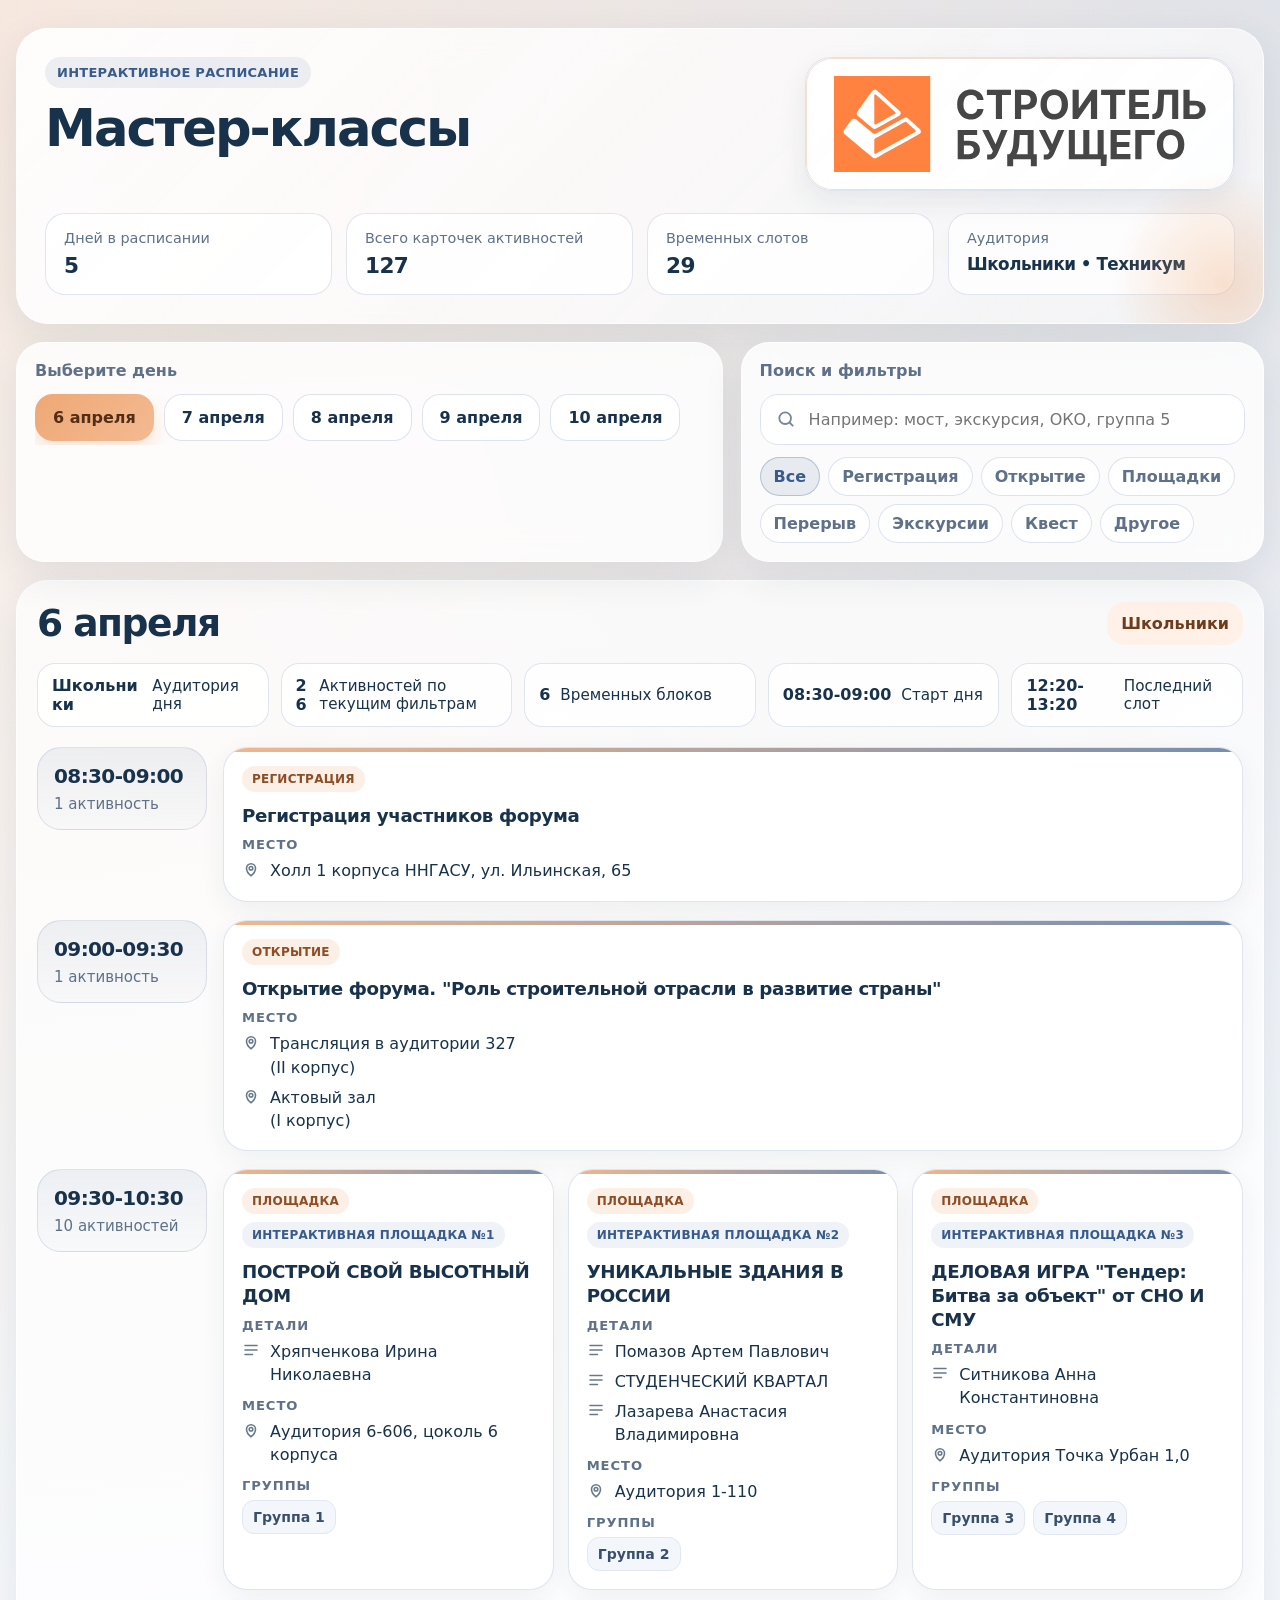
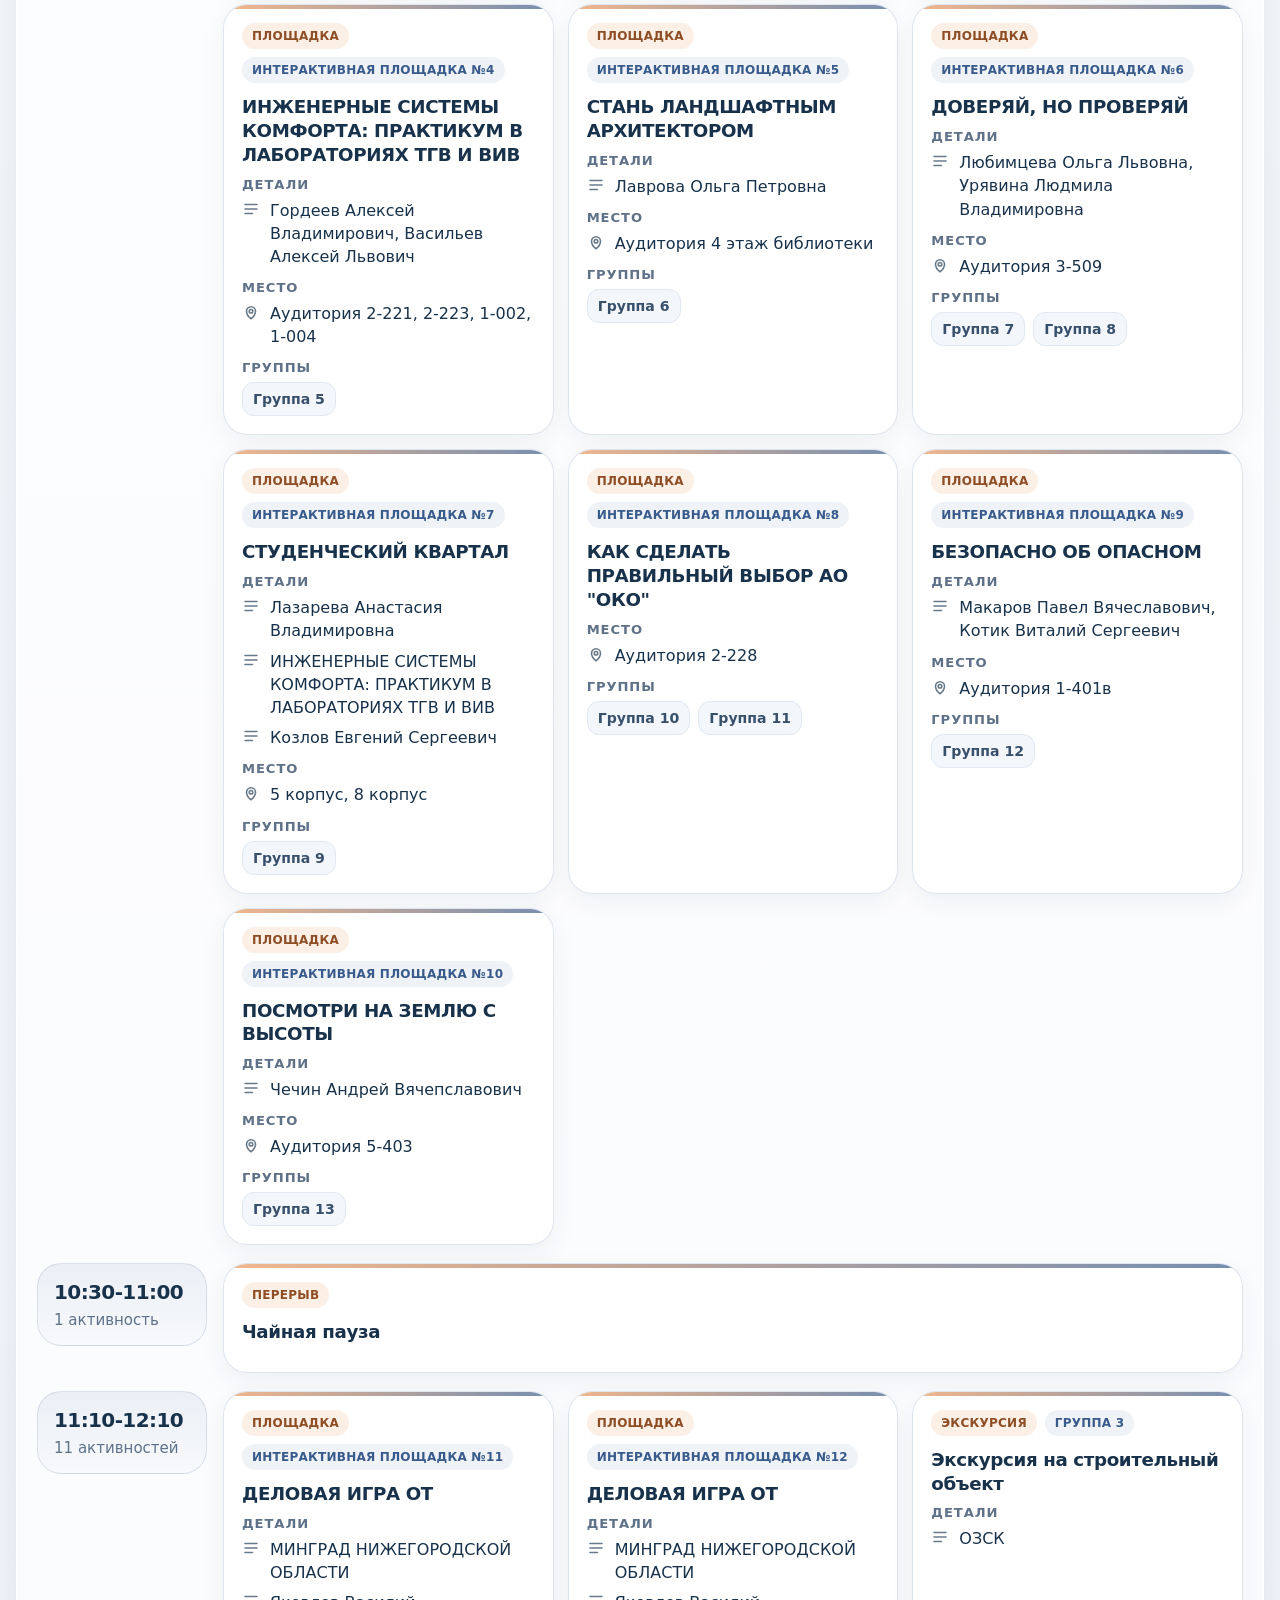
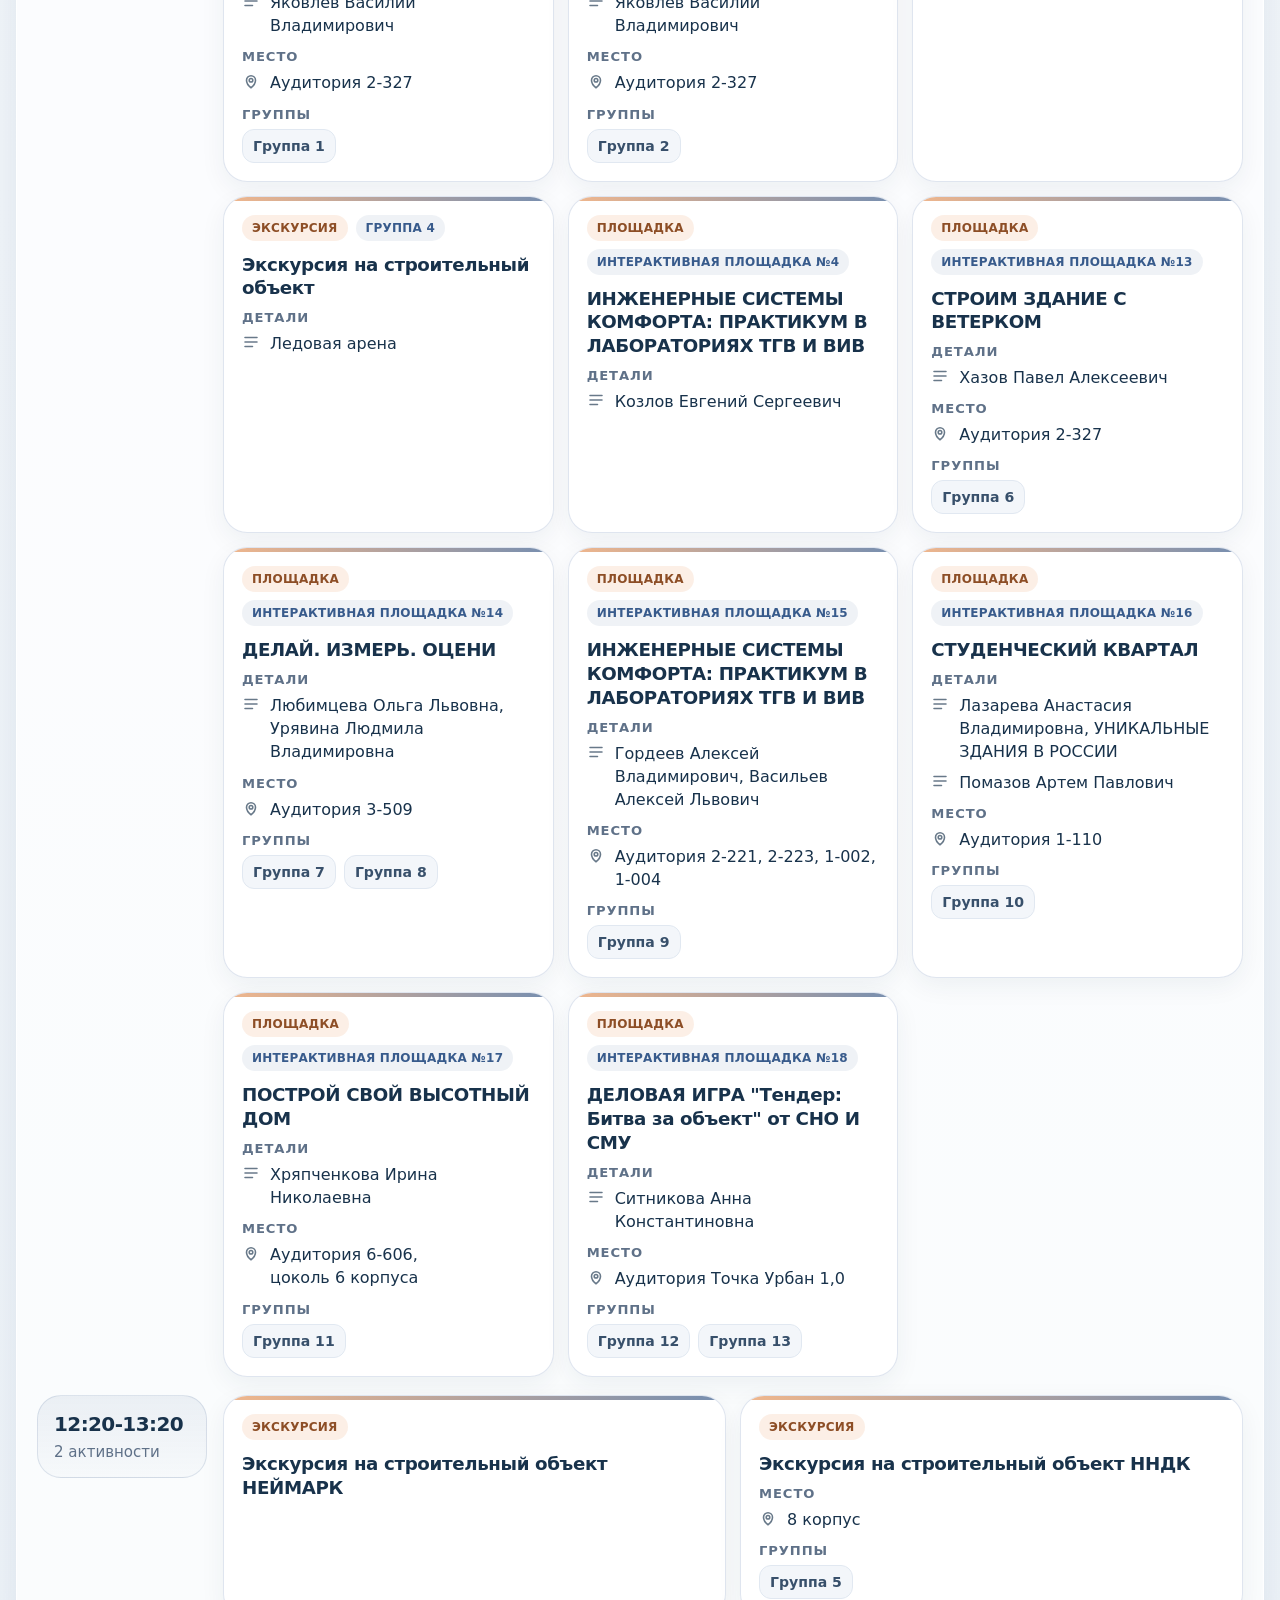
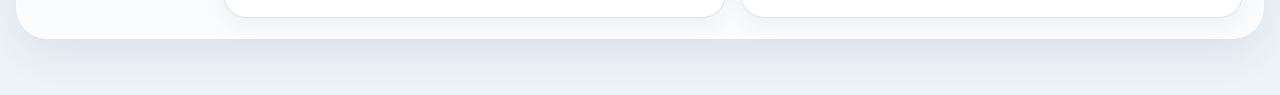
<file: index.html>
<!DOCTYPE html>
<html lang="ru">
<head>
  <meta charset="UTF-8" />
  <meta name="viewport" content="width=device-width, initial-scale=1.0" />
  <title>Мастер-классы — интерактивное расписание</title>
    <link rel="stylesheet" href="styles.css" />
</head>
<body>
  <div class="shell">
    <section class="hero">
      <div class="hero-top">
        <div class="hero-copy">
          <div class="eyebrow">Интерактивное расписание</div>
          <h1>Мастер-классы</h1>
        </div>
        <div class="hero-logo-wrap">
          <div class="hero-logo-card">
            <img class="hero-logo" src="logo.svg" alt="Строитель будущего" />
          </div>
        </div>
      </div>
      <div class="mini-grid" id="globalStats">
<div class="mini-card">
  <div class="label">Дней в расписании</div>
  <strong>5</strong>
</div>
<div class="mini-card">
  <div class="label">Всего карточек активностей</div>
  <strong>127</strong>
</div>
<div class="mini-card">
  <div class="label">Временных слотов</div>
  <strong>29</strong>
</div>
<div class="mini-card">
  <div class="label">Аудитория</div>
  <strong style="font-size:1.05rem; line-height:1.3">Школьники • Техникум</strong>
</div>
</div>
    </section>

    <section class="controls">
      <div class="panel">
        <h2>Выберите день</h2>
        <div class="day-tabs" id="dayTabs"><button class="active" data-day-index="0">6 апреля</button><button class="" data-day-index="1">7 апреля</button><button class="" data-day-index="2">8 апреля</button><button class="" data-day-index="3">9 апреля</button><button class="" data-day-index="4">10 апреля</button></div>
      </div>
      <div class="panel">
        <h2>Поиск и фильтры</h2>
        <div class="search-wrap">
          <label class="search-box">
            <svg viewBox="0 0 24 24" fill="none" stroke="currentColor" stroke-width="2.2" stroke-linecap="round" stroke-linejoin="round" aria-hidden="true">
              <circle cx="11" cy="11" r="7"></circle>
              <path d="M20 20l-3.5-3.5"></path>
            </svg>
            <input id="searchInput" type="search" placeholder="Например: мост, экскурсия, ОКО, группа 5" />
          </label>
          <div class="filters" id="kindFilters"><button class="active" data-kind="all">Все</button><button class="" data-kind="Регистрация">Регистрация</button><button class="" data-kind="Открытие">Открытие</button><button class="" data-kind="Площадка">Площадки</button><button class="" data-kind="Перерыв">Перерыв</button><button class="" data-kind="Экскурсия">Экскурсии</button><button class="" data-kind="Квест">Квест</button><button class="" data-kind="Активность">Другое</button></div>
        </div>
      </div>
    </section>

    <section class="main-panel">
      <div class="day-head">
        <div>
          <h2 id="dayTitle">6 апреля</h2>
        </div>
        <div class="audience-badge" id="audienceBadge">Школьники</div>
      </div>

      <div class="day-summary" id="daySummary">
<div class="summary-chip"><strong>Школьники</strong><span>Аудитория дня</span></div>
<div class="summary-chip"><strong>26</strong><span>Активностей по текущим фильтрам</span></div>
<div class="summary-chip"><strong>6</strong><span>Временных блоков</span></div>
<div class="summary-chip"><strong>08:30-09:00</strong><span>Старт дня</span></div>
<div class="summary-chip"><strong>12:20-13:20</strong><span>Последний слот</span></div>
</div>
      <div class="timeline" id="timeline"><section class="slot">
      <aside class="slot-time">
        <span class="time">08:30-09:00</span>
        <span class="count">1 активность</span>
      </aside>
      <div class="cards"><article class="card">
      <div class="card-head"><div class="badges"><span class="badge primary">Регистрация</span></div></div>
      <h3>Регистрация участников форума</h3>
      <div class="meta"><div class="meta-block"><div class="meta-title">Место</div><ul class="meta-list"><li><span>Холл 1 корпуса ННГАСУ, ул. Ильинская, 65</span></li></ul></div></div>
    </article></div>
    </section><section class="slot">
      <aside class="slot-time">
        <span class="time">09:00-09:30</span>
        <span class="count">1 активность</span>
      </aside>
      <div class="cards"><article class="card">
      <div class="card-head"><div class="badges"><span class="badge primary">Открытие</span></div></div>
      <h3>Открытие форума. &quot;Роль строительной отрасли в развитие страны&quot;</h3>
      <div class="meta"><div class="meta-block"><div class="meta-title">Место</div><ul class="meta-list"><li><span>Трансляция в аудитории 228<br>(II корпус)</span></li><li><span>Актовый зал<br>(I корпус)</span></li></ul></div></div>
    </article></div>
    </section><section class="slot">
      <aside class="slot-time">
        <span class="time">09:30-10:30</span>
        <span class="count">10 активностей</span>
      </aside>
      <div class="cards"><article class="card">
      <div class="card-head"><div class="badges"><span class="badge primary">Площадка</span><span class="badge">Интерактивная площадка №1</span></div></div>
      <h3>ПОСТРОЙ СВОЙ ВЫСОТНЫЙ ДОМ</h3>
      <div class="meta"><div class="meta-block"><div class="meta-title">Детали</div><ul class="meta-list"><li><span>Хряпченкова Ирина Николаевна</span></li></ul></div><div class="meta-block"><div class="meta-title">Место</div><ul class="meta-list"><li><span>Аудитория 6-606, цоколь 6 корпуса</span></li></ul></div><div class="meta-block"><div class="meta-title">Группы</div><div class="group-list"><span class="group-chip">Группа 1</span></div></div></div>
    </article><article class="card">
      <div class="card-head"><div class="badges"><span class="badge primary">Площадка</span><span class="badge">Интерактивная площадка №2</span></div></div>
      <h3>УНИКАЛЬНЫЕ ЗДАНИЯ В РОССИИ</h3>
      <div class="meta"><div class="meta-block"><div class="meta-title">Детали</div><ul class="meta-list"><li><span>Помазов Артем Павлович</span></li><li><span>СТУДЕНЧЕСКИЙ КВАРТАЛ</span></li><li><span>Лазарева Анастасия Владимировна</span></li></ul></div><div class="meta-block"><div class="meta-title">Место</div><ul class="meta-list"><li><span>Аудитория 1-110</span></li></ul></div><div class="meta-block"><div class="meta-title">Группы</div><div class="group-list"><span class="group-chip">Группа 2</span></div></div></div>
    </article><article class="card">
      <div class="card-head"><div class="badges"><span class="badge primary">Площадка</span><span class="badge">Интерактивная площадка №3</span></div></div>
      <h3>ДЕЛОВАЯ ИГРА &quot;Тендер: Битва за объект&quot; от СНО И СМУ</h3>
      <div class="meta"><div class="meta-block"><div class="meta-title">Детали</div><ul class="meta-list"><li><span>Ситникова Анна Константиновна</span></li></ul></div><div class="meta-block"><div class="meta-title">Место</div><ul class="meta-list"><li><span>Аудитория Точка Урбан 1,0</span></li></ul></div><div class="meta-block"><div class="meta-title">Группы</div><div class="group-list"><span class="group-chip">Группа 3</span><span class="group-chip">Группа 4</span></div></div></div>
    </article><article class="card">
      <div class="card-head"><div class="badges"><span class="badge primary">Площадка</span><span class="badge">Интерактивная площадка №4</span></div></div>
      <h3>ИНЖЕНЕРНЫЕ СИСТЕМЫ КОМФОРТА: ПРАКТИКУМ В ЛАБОРАТОРИЯХ ТГВ И ВИВ</h3>
      <div class="meta"><div class="meta-block"><div class="meta-title">Детали</div><ul class="meta-list"><li><span>Гордеев Алексей Владимирович, Васильев Алексей Львович</span></li></ul></div><div class="meta-block"><div class="meta-title">Место</div><ul class="meta-list"><li><span>Аудитория 2-221, 2-223, 1-002, 1-004</span></li></ul></div><div class="meta-block"><div class="meta-title">Группы</div><div class="group-list"><span class="group-chip">Группа 5</span></div></div></div>
    </article><article class="card">
      <div class="card-head"><div class="badges"><span class="badge primary">Площадка</span><span class="badge">Интерактивная площадка №5</span></div></div>
      <h3>СТАНЬ ЛАНДШАФТНЫМ АРХИТЕКТОРОМ</h3>
      <div class="meta"><div class="meta-block"><div class="meta-title">Детали</div><ul class="meta-list"><li><span>Лаврова Ольга Петровна</span></li></ul></div><div class="meta-block"><div class="meta-title">Место</div><ul class="meta-list"><li><span>Аудитория 4 этаж библиотеки</span></li></ul></div><div class="meta-block"><div class="meta-title">Группы</div><div class="group-list"><span class="group-chip">Группа 6</span></div></div></div>
    </article><article class="card">
      <div class="card-head"><div class="badges"><span class="badge primary">Площадка</span><span class="badge">Интерактивная площадка №6</span></div></div>
      <h3>ДОВЕРЯЙ, НО ПРОВЕРЯЙ</h3>
      <div class="meta"><div class="meta-block"><div class="meta-title">Детали</div><ul class="meta-list"><li><span>Любимцева Ольга Львовна, Урявина Людмила Владимировна</span></li></ul></div><div class="meta-block"><div class="meta-title">Место</div><ul class="meta-list"><li><span>Аудитория 3-509</span></li></ul></div><div class="meta-block"><div class="meta-title">Группы</div><div class="group-list"><span class="group-chip">Группа 7</span><span class="group-chip">Группа 8</span></div></div></div>
    </article><article class="card">
      <div class="card-head"><div class="badges"><span class="badge primary">Площадка</span><span class="badge">Интерактивная площадка №7</span></div></div>
      <h3>СТУДЕНЧЕСКИЙ КВАРТАЛ</h3>
      <div class="meta"><div class="meta-block"><div class="meta-title">Детали</div><ul class="meta-list"><li><span>Лазарева Анастасия Владимировна</span></li><li><span>ИНЖЕНЕРНЫЕ СИСТЕМЫ КОМФОРТА: ПРАКТИКУМ В ЛАБОРАТОРИЯХ ТГВ И ВИВ</span></li><li><span>Козлов Евгений Сергеевич</span></li></ul></div><div class="meta-block"><div class="meta-title">Место</div><ul class="meta-list"><li><span>5 корпус, 8 корпус</span></li></ul></div><div class="meta-block"><div class="meta-title">Группы</div><div class="group-list"><span class="group-chip">Группа 9</span></div></div></div>
    </article><article class="card">
      <div class="card-head"><div class="badges"><span class="badge primary">Площадка</span><span class="badge">Интерактивная площадка №8</span></div></div>
      <h3>КАК СДЕЛАТЬ ПРАВИЛЬНЫЙ ВЫБОР АО &quot;ОКО&quot;</h3>
      <div class="meta"><div class="meta-block"><div class="meta-title">Место</div><ul class="meta-list"><li><span>Аудитория 2-228</span></li></ul></div><div class="meta-block"><div class="meta-title">Группы</div><div class="group-list"><span class="group-chip">Группа 10</span><span class="group-chip">Группа 11</span></div></div></div>
    </article><article class="card">
      <div class="card-head"><div class="badges"><span class="badge primary">Площадка</span><span class="badge">Интерактивная площадка №9</span></div></div>
      <h3>БЕЗОПАСНО ОБ ОПАСНОМ</h3>
      <div class="meta"><div class="meta-block"><div class="meta-title">Детали</div><ul class="meta-list"><li><span>Макаров Павел Вячеславович, Котик Виталий Сергеевич</span></li></ul></div><div class="meta-block"><div class="meta-title">Место</div><ul class="meta-list"><li><span>Аудитория 1-401в</span></li></ul></div><div class="meta-block"><div class="meta-title">Группы</div><div class="group-list"><span class="group-chip">Группа 12</span></div></div></div>
    </article><article class="card">
      <div class="card-head"><div class="badges"><span class="badge primary">Площадка</span><span class="badge">Интерактивная площадка №10</span></div></div>
      <h3>ПОСМОТРИ НА ЗЕМЛЮ С ВЫСОТЫ</h3>
      <div class="meta"><div class="meta-block"><div class="meta-title">Детали</div><ul class="meta-list"><li><span>Чечин Андрей Вячепславович</span></li></ul></div><div class="meta-block"><div class="meta-title">Место</div><ul class="meta-list"><li><span>Аудитория 5-403</span></li></ul></div><div class="meta-block"><div class="meta-title">Группы</div><div class="group-list"><span class="group-chip">Группа 13</span></div></div></div>
    </article></div>
    </section><section class="slot">
      <aside class="slot-time">
        <span class="time">10:30-11:00</span>
        <span class="count">1 активность</span>
      </aside>
      <div class="cards"><article class="card">
      <div class="card-head"><div class="badges"><span class="badge primary">Перерыв</span></div></div>
      <h3>Чайная пауза</h3>
      <div class="meta"></div>
    </article></div>
    </section><section class="slot">
      <aside class="slot-time">
        <span class="time">11:10-12:10</span>
        <span class="count">11 активностей</span>
      </aside>
      <div class="cards"><article class="card">
      <div class="card-head"><div class="badges"><span class="badge primary">Площадка</span><span class="badge">Интерактивная площадка №11</span></div></div>
      <h3>ДЕЛОВАЯ ИГРА ОТ</h3>
      <div class="meta"><div class="meta-block"><div class="meta-title">Детали</div><ul class="meta-list"><li><span>МИНГРАД НИЖЕГОРОДСКОЙ ОБЛАСТИ</span></li><li><span>Яковлев Василий Владимирович</span></li></ul></div><div class="meta-block"><div class="meta-title">Место</div><ul class="meta-list"><li><span>Аудитория 2-327</span></li></ul></div><div class="meta-block"><div class="meta-title">Группы</div><div class="group-list"><span class="group-chip">Группа 1</span></div></div></div>
    </article><article class="card">
      <div class="card-head"><div class="badges"><span class="badge primary">Площадка</span><span class="badge">Интерактивная площадка №12</span></div></div>
      <h3>ДЕЛОВАЯ ИГРА ОТ</h3>
      <div class="meta"><div class="meta-block"><div class="meta-title">Детали</div><ul class="meta-list"><li><span>МИНГРАД НИЖЕГОРОДСКОЙ ОБЛАСТИ</span></li><li><span>Яковлев Василий Владимирович</span></li></ul></div><div class="meta-block"><div class="meta-title">Место</div><ul class="meta-list"><li><span>Аудитория 2-327</span></li></ul></div><div class="meta-block"><div class="meta-title">Группы</div><div class="group-list"><span class="group-chip">Группа 2</span></div></div></div>
    </article><article class="card">
      <div class="card-head"><div class="badges"><span class="badge primary">Экскурсия</span><span class="badge">Группа 3</span></div></div>
      <h3>Экскурсия на строительный объект</h3>
      <div class="meta"><div class="meta-block"><div class="meta-title">Детали</div><ul class="meta-list"><li><span>ОЗСК</span></li></ul></div></div>
    </article><article class="card">
      <div class="card-head"><div class="badges"><span class="badge primary">Экскурсия</span><span class="badge">Группа 4</span></div></div>
      <h3>Экскурсия на строительный объект</h3>
      <div class="meta"><div class="meta-block"><div class="meta-title">Детали</div><ul class="meta-list"><li><span>Ледовая арена</span></li></ul></div></div>
    </article><article class="card">
      <div class="card-head"><div class="badges"><span class="badge primary">Площадка</span><span class="badge">Интерактивная площадка №4</span></div></div>
      <h3>ИНЖЕНЕРНЫЕ СИСТЕМЫ КОМФОРТА: ПРАКТИКУМ В ЛАБОРАТОРИЯХ ТГВ И ВИВ</h3>
      <div class="meta"><div class="meta-block"><div class="meta-title">Детали</div><ul class="meta-list"><li><span>Козлов Евгений Сергеевич</span></li></ul></div></div>
    </article><article class="card">
      <div class="card-head"><div class="badges"><span class="badge primary">Площадка</span><span class="badge">Интерактивная площадка №13</span></div></div>
      <h3>СТРОИМ ЗДАНИЕ С ВЕТЕРКОМ</h3>
      <div class="meta"><div class="meta-block"><div class="meta-title">Детали</div><ul class="meta-list"><li><span>Хазов Павел Алексеевич</span></li></ul></div><div class="meta-block"><div class="meta-title">Место</div><ul class="meta-list"><li><span>Аудитория 2-327</span></li></ul></div><div class="meta-block"><div class="meta-title">Группы</div><div class="group-list"><span class="group-chip">Группа 6</span></div></div></div>
    </article><article class="card">
      <div class="card-head"><div class="badges"><span class="badge primary">Площадка</span><span class="badge">Интерактивная площадка №14</span></div></div>
      <h3>ДЕЛАЙ. ИЗМЕРЬ. ОЦЕНИ</h3>
      <div class="meta"><div class="meta-block"><div class="meta-title">Детали</div><ul class="meta-list"><li><span>Любимцева Ольга Львовна, Урявина Людмила Владимировна</span></li></ul></div><div class="meta-block"><div class="meta-title">Место</div><ul class="meta-list"><li><span>Аудитория 3-509</span></li></ul></div><div class="meta-block"><div class="meta-title">Группы</div><div class="group-list"><span class="group-chip">Группа 7</span><span class="group-chip">Группа 8</span></div></div></div>
    </article><article class="card">
      <div class="card-head"><div class="badges"><span class="badge primary">Площадка</span><span class="badge">Интерактивная площадка №15</span></div></div>
      <h3>ИНЖЕНЕРНЫЕ СИСТЕМЫ КОМФОРТА: ПРАКТИКУМ В ЛАБОРАТОРИЯХ ТГВ И ВИВ</h3>
      <div class="meta"><div class="meta-block"><div class="meta-title">Детали</div><ul class="meta-list"><li><span>Гордеев Алексей Владимирович, Васильев Алексей Львович</span></li></ul></div><div class="meta-block"><div class="meta-title">Место</div><ul class="meta-list"><li><span>Аудитория 2-221, 2-223, 1-002, 1-004</span></li></ul></div><div class="meta-block"><div class="meta-title">Группы</div><div class="group-list"><span class="group-chip">Группа 9</span></div></div></div>
    </article><article class="card">
      <div class="card-head"><div class="badges"><span class="badge primary">Площадка</span><span class="badge">Интерактивная площадка №16</span></div></div>
      <h3>СТУДЕНЧЕСКИЙ КВАРТАЛ</h3>
      <div class="meta"><div class="meta-block"><div class="meta-title">Детали</div><ul class="meta-list"><li><span>Лазарева Анастасия Владимировна, УНИКАЛЬНЫЕ ЗДАНИЯ В РОССИИ</span></li><li><span>Помазов Артем Павлович</span></li></ul></div><div class="meta-block"><div class="meta-title">Место</div><ul class="meta-list"><li><span>Аудитория 1-110</span></li></ul></div><div class="meta-block"><div class="meta-title">Группы</div><div class="group-list"><span class="group-chip">Группа 10</span></div></div></div>
    </article><article class="card">
      <div class="card-head"><div class="badges"><span class="badge primary">Площадка</span><span class="badge">Интерактивная площадка №17</span></div></div>
      <h3>ПОСТРОЙ СВОЙ ВЫСОТНЫЙ ДОМ</h3>
      <div class="meta"><div class="meta-block"><div class="meta-title">Детали</div><ul class="meta-list"><li><span>Хряпченкова Ирина Николаевна</span></li></ul></div><div class="meta-block"><div class="meta-title">Место</div><ul class="meta-list"><li><span>Аудитория 6-606,<br>цоколь 6 корпуса</span></li></ul></div><div class="meta-block"><div class="meta-title">Группы</div><div class="group-list"><span class="group-chip">Группа 11</span></div></div></div>
    </article><article class="card">
      <div class="card-head"><div class="badges"><span class="badge primary">Площадка</span><span class="badge">Интерактивная площадка №18</span></div></div>
      <h3>ДЕЛОВАЯ ИГРА &quot;Тендер: Битва за объект&quot; от СНО И СМУ</h3>
      <div class="meta"><div class="meta-block"><div class="meta-title">Детали</div><ul class="meta-list"><li><span>Ситникова Анна Константиновна</span></li></ul></div><div class="meta-block"><div class="meta-title">Место</div><ul class="meta-list"><li><span>Аудитория Точка Урбан 1,0</span></li></ul></div><div class="meta-block"><div class="meta-title">Группы</div><div class="group-list"><span class="group-chip">Группа 12</span><span class="group-chip">Группа 13</span></div></div></div>
    </article></div>
    </section><section class="slot">
      <aside class="slot-time">
        <span class="time">12:20-13:20</span>
        <span class="count">2 активности</span>
      </aside>
      <div class="cards"><article class="card">
      <div class="card-head"><div class="badges"><span class="badge primary">Экскурсия</span></div></div>
      <h3>Экскурсия на строительный объект НЕЙМАРК</h3>
      <div class="meta"></div>
    </article><article class="card">
      <div class="card-head"><div class="badges"><span class="badge primary">Экскурсия</span></div></div>
      <h3>Экскурсия на строительный объект ННДК</h3>
      <div class="meta"><div class="meta-block"><div class="meta-title">Место</div><ul class="meta-list"><li><span>8 корпус</span></li></ul></div><div class="meta-block"><div class="meta-title">Группы</div><div class="group-list"><span class="group-chip">Группа 5</span></div></div></div>
    </article></div>
    </section></div>
    </section>
  </div>

    <script src="script.js"></script>
</body>
</html>
</file>
<file: styles.css>
:root {
      --bg: #f5f7fb;
      --panel: rgba(255,255,255,0.82);
      --panel-solid: #ffffff;
      --line: #dde3ee;
      --text: #18324b;
      --muted: #5f7188;
      --primary: #eea875;
      --primary-dark: #cf7e47;
      --primary-soft: #fff1e7;
      --accent: #385b8c;
      --shadow: 0 14px 40px rgba(24, 50, 75, 0.09);
      --radius: 24px;
      --radius-sm: 16px;
    }
    * { box-sizing: border-box; }
    html { scroll-behavior: smooth; }
    body {
      margin: 0;
      font-family: Inter, ui-sans-serif, system-ui, -apple-system, BlinkMacSystemFont, "Segoe UI", sans-serif;
      color: var(--text);
      background:
        radial-gradient(circle at top left, rgba(238, 168, 117, 0.22), transparent 32%),
        radial-gradient(circle at top right, rgba(56, 91, 140, 0.14), transparent 28%),
        linear-gradient(180deg, #fbfcfe 0%, #f4f7fb 38%, #eef3f9 100%);
      min-height: 100vh;
      overflow-x: hidden;
    }
    .shell {
      width: min(1440px, 100%);
      margin: 0 auto;
      padding: 28px 16px 56px;
    }
    .hero {
      position: relative;
      overflow: hidden;
      border: 1px solid rgba(255,255,255,0.7);
      background:
        linear-gradient(135deg, rgba(255,255,255,0.92), rgba(255,255,255,0.72)),
        linear-gradient(135deg, rgba(238,168,117,0.14), rgba(56,91,140,0.12));
      backdrop-filter: blur(16px);
      border-radius: 32px;
      box-shadow: var(--shadow);
      padding: 28px;
      margin-bottom: 18px;
    }
    .hero::after {
      content: "";
      position: absolute;
      inset: auto -80px -80px auto;
      width: 240px;
      height: 240px;
      border-radius: 50%;
      background: radial-gradient(circle, rgba(238,168,117,0.35), transparent 66%);
      pointer-events: none;
    }
    .hero-top {
      display: flex;
      align-items: start;
      justify-content: space-between;
      gap: 20px;
      flex-wrap: wrap;
    }
    .hero-copy {
      flex: 1 1 380px;
      min-width: 0;
    }
    .hero-logo-wrap {
      flex: 0 1 430px;
      width: min(100%, 430px);
      margin-left: auto;
    }
    .hero-logo-card {
      position: relative;
      display: flex;
      align-items: center;
      justify-content: center;
      min-height: 132px;
      padding: 18px 22px;
      border-radius: 26px;
      background: linear-gradient(135deg, rgba(255,255,255,0.96), rgba(255,255,255,0.84));
      border: 1px solid rgba(221, 227, 238, 0.95);
      box-shadow: 0 10px 28px rgba(24, 50, 75, 0.08);
    }
    .hero-logo-card::before {
      content: "";
      position: absolute;
      inset: 0;
      border-radius: inherit;
      padding: 1px;
      background: linear-gradient(135deg, rgba(238,168,117,0.45), rgba(56,91,140,0.24));
      -webkit-mask: linear-gradient(#fff 0 0) content-box, linear-gradient(#fff 0 0);
      -webkit-mask-composite: xor;
              mask-composite: exclude;
      pointer-events: none;
      opacity: 0.8;
    }
    .hero-logo {
      display: block;
      width: 100%;
      height: auto;
      max-height: 96px;
      object-fit: contain;
      position: relative;
      z-index: 1;
    }
    .eyebrow {
      display: inline-flex;
      align-items: center;
      gap: 10px;
      border-radius: 999px;
      padding: 8px 12px;
      background: rgba(56, 91, 140, 0.09);
      color: var(--accent);
      font-size: 13px;
      font-weight: 700;
      letter-spacing: 0.02em;
      text-transform: uppercase;
    }
    h1 {
      margin: 14px 0 8px;
      font-size: clamp(2rem, 4vw, 3.3rem);
      line-height: 1.02;
      letter-spacing: -0.04em;
    }
    .hero p {
      margin: 0;
      max-width: 760px;
      color: var(--muted);
      font-size: 1.02rem;
      line-height: 1.6;
    }
    .mini-grid {
      display: grid;
      grid-template-columns: repeat(4, minmax(0, 1fr));
      gap: 14px;
      margin-top: 22px;
    }
    .mini-card {
      background: rgba(255,255,255,0.82);
      border: 1px solid rgba(221, 227, 238, 0.9);
      border-radius: 20px;
      padding: 16px 18px;
    }
    .mini-card .label {
      color: var(--muted);
      font-size: 0.9rem;
      margin-bottom: 8px;
    }
    .mini-card strong {
      display: block;
      font-size: 1.35rem;
      line-height: 1.1;
      letter-spacing: -0.03em;
    }
    .controls {
      display: grid;
      grid-template-columns: 1.35fr 1fr;
      gap: 18px;
      margin-bottom: 18px;
    }
    .panel {
      background: var(--panel);
      border: 1px solid rgba(255,255,255,0.7);
      backdrop-filter: blur(16px);
      border-radius: 28px;
      box-shadow: var(--shadow);
      padding: 18px;
    }
    .panel h2 {
      margin: 0 0 14px;
      font-size: 1rem;
      color: var(--muted);
      font-weight: 700;
    }
    .day-tabs {
      display: flex;
      gap: 10px;
      overflow: auto;
      padding-bottom: 4px;
      scrollbar-width: thin;
    }
    .day-tabs button {
      border: 0;
      border-radius: 18px;
      padding: 14px 18px;
      background: #fff;
      color: var(--text);
      font: inherit;
      font-weight: 700;
      cursor: pointer;
      white-space: nowrap;
      box-shadow: inset 0 0 0 1px var(--line);
      transition: transform 0.2s ease, box-shadow 0.2s ease, background 0.2s ease, color 0.2s ease;
    }
    .day-tabs button:hover {
      transform: translateY(-1px);
      box-shadow: inset 0 0 0 1px rgba(207,126,71,0.35), 0 6px 16px rgba(24,50,75,0.08);
    }
    .day-tabs button.active {
      background: linear-gradient(135deg, var(--primary), #f4ba92);
      color: #532d15;
      box-shadow: 0 10px 20px rgba(238, 168, 117, 0.28);
    }
    .search-wrap {
      display: grid;
      gap: 12px;
    }
    .search-box {
      position: relative;
    }
    .search-box input {
      width: 100%;
      border: 1px solid var(--line);
      background: #fff;
      color: var(--text);
      border-radius: 18px;
      padding: 15px 18px 15px 48px;
      font: inherit;
      outline: none;
      transition: border-color 0.2s ease, box-shadow 0.2s ease;
    }
    .search-box input:focus {
      border-color: rgba(207,126,71,0.75);
      box-shadow: 0 0 0 4px rgba(238,168,117,0.16);
    }
    .search-box svg {
      position: absolute;
      left: 16px;
      top: 50%;
      transform: translateY(-50%);
      width: 20px;
      height: 20px;
      opacity: 0.58;
    }
    .filters {
      display: flex;
      gap: 8px;
      flex-wrap: wrap;
    }
    .filters button {
      border: 0;
      cursor: pointer;
      border-radius: 999px;
      padding: 10px 14px;
      background: #fff;
      color: var(--muted);
      font: inherit;
      font-weight: 700;
      box-shadow: inset 0 0 0 1px var(--line);
      transition: all 0.2s ease;
    }
    .filters button.active {
      background: rgba(56,91,140,0.1);
      color: var(--accent);
      box-shadow: inset 0 0 0 1px rgba(56,91,140,0.28);
    }
    .day-summary {
      display: grid;
      grid-template-columns: repeat(auto-fit, minmax(180px, 1fr));
      gap: 12px;
      margin-bottom: 20px;
    }
    .summary-chip {
      display: flex;
      align-items: center;
      gap: 10px;
      width: 100%;
      min-width: 0;
      padding: 12px 14px;
      border-radius: 18px;
      background: rgba(255,255,255,0.86);
      border: 1px solid rgba(221,227,238,0.92);
      color: var(--text);
      font-size: 0.95rem;
    }
    .summary-chip strong {
      font-size: 1rem;
    }
    .main-panel {
      background: rgba(255,255,255,0.7);
      border: 1px solid rgba(255,255,255,0.75);
      border-radius: 32px;
      box-shadow: var(--shadow);
      padding: 20px;
    }
    .day-head {
      display: flex;
      justify-content: space-between;
      gap: 16px;
      align-items: end;
      flex-wrap: wrap;
      margin-bottom: 18px;
    }
    .day-head h2 {
      margin: 0;
      font-size: clamp(1.65rem, 3vw, 2.35rem);
      letter-spacing: -0.04em;
    }
    .day-head p {
      margin: 8px 0 0;
      color: var(--muted);
      max-width: 720px;
      line-height: 1.55;
    }
    .audience-badge {
      display: inline-flex;
      align-items: center;
      gap: 10px;
      padding: 12px 14px;
      border-radius: 18px;
      background: var(--primary-soft);
      color: #6c3c1d;
      font-weight: 800;
      min-width: 0;
      max-width: 100%;
      white-space: normal;
      overflow-wrap: anywhere;
    }
    .timeline {
      display: grid;
      gap: 18px;
    }
    .slot {
      display: grid;
      grid-template-columns: 170px 1fr;
      gap: 16px;
      align-items: start;
    }
    .slot-time {
      position: sticky;
      top: 12px;
      border-radius: 24px;
      background: linear-gradient(180deg, rgba(56,91,140,0.08), rgba(56,91,140,0.02));
      border: 1px solid rgba(56,91,140,0.14);
      padding: 16px;
    }
    .slot-time .time {
      display: block;
      font-size: 1.25rem;
      font-weight: 800;
      letter-spacing: -0.03em;
      margin-bottom: 6px;
    }
    .slot-time .count {
      color: var(--muted);
      font-size: 0.94rem;
    }
    .cards {
      display: grid;
      grid-template-columns: repeat(auto-fit, minmax(min(270px, 100%), 1fr));
      gap: 14px;
      min-width: 0;
    }
    .card {
      position: relative;
      overflow: hidden;
      background: var(--panel-solid);
      border: 1px solid rgba(221,227,238,0.92);
      border-radius: 24px;
      padding: 18px;
      box-shadow: 0 8px 26px rgba(24,50,75,0.06);
    }
    .card::before {
      content: "";
      position: absolute;
      inset: 0 0 auto 0;
      height: 4px;
      background: linear-gradient(90deg, rgba(238,168,117,0.9), rgba(56,91,140,0.75));
      opacity: 0.92;
    }
    .card-head {
      display: flex;
      justify-content: space-between;
      align-items: start;
      gap: 10px;
      margin-bottom: 12px;
    }
    .badges {
      display: flex;
      gap: 8px;
      flex-wrap: wrap;
    }
    .badge {
      display: inline-flex;
      align-items: center;
      gap: 6px;
      border-radius: 999px;
      padding: 7px 10px;
      font-size: 12px;
      font-weight: 800;
      line-height: 1;
      letter-spacing: 0.02em;
      text-transform: uppercase;
      background: rgba(56,91,140,0.08);
      color: var(--accent);
      max-width: 100%;
      overflow-wrap: anywhere;
      word-break: break-word;
    }
    .badge.primary {
      background: rgba(238,168,117,0.18);
      color: #8d4e26;
    }
    .card h3 {
      margin: 0 0 10px;
      font-size: 1.14rem;
      line-height: 1.3;
      letter-spacing: -0.02em;
    }
    .meta {
      display: grid;
      gap: 12px;
    }
    .meta-block {
      display: grid;
      gap: 7px;
    }
    .meta-title {
      color: var(--muted);
      font-size: 0.82rem;
      font-weight: 800;
      text-transform: uppercase;
      letter-spacing: 0.07em;
    }
    .meta-list {
      display: grid;
      gap: 7px;
      margin: 0;
      padding: 0;
      list-style: none;
    }
    .meta-list li {
      display: flex;
      align-items: start;
      gap: 10px;
      line-height: 1.45;
    }
    .meta-list svg {
      width: 18px;
      height: 18px;
      flex: 0 0 18px;
      margin-top: 1px;
      opacity: 0.65;
    }
    .group-list {
      display: flex;
      gap: 8px;
      flex-wrap: wrap;
    }
    .group-chip {
      padding: 8px 10px;
      border-radius: 12px;
      background: #f3f6fa;
      border: 1px solid #e1e8f1;
      font-size: 0.88rem;
      font-weight: 700;
      color: #38506b;
      max-width: 100%;
    }
    .empty {
      border-radius: 28px;
      background: rgba(255,255,255,0.88);
      border: 1px dashed rgba(56,91,140,0.22);
      padding: 28px;
      text-align: center;
      color: var(--muted);
    }
    .footer-note {
      margin-top: 18px;
      color: var(--muted);
      font-size: 0.95rem;
      line-height: 1.55;
      text-align: center;
    }
    .hero,
    .panel,
    .main-panel,
    .mini-card,
    .slot,
    .slot-time,
    .card,
    .summary-chip {
      max-width: 100%;
    }
    .hero-top > *,
    .day-head > *,
    .controls > *,
    .mini-grid > *,
    .slot > *,
    .card-head > *,
    .cards > *,
    .day-summary > * {
      min-width: 0;
    }
    .card h3,
    .mini-card strong,
    .summary-chip,
    .summary-chip strong,
    .meta-list li span,
    .group-chip {
      overflow-wrap: anywhere;
      word-break: break-word;
    }
    .meta,
    .meta-block,
    .meta-list,
    .meta-list li,
    .group-list {
      min-width: 0;
    }
    @media (max-width: 1080px) {
      .controls {
        grid-template-columns: 1fr;
      }
      .mini-grid {
        grid-template-columns: repeat(2, minmax(0, 1fr));
      }
    }
    @media (max-width: 760px) {
      .shell {
        width: 100%;
        padding: 12px 10px 32px;
      }
      .hero-top {
        gap: 14px;
      }
      .hero-logo-wrap {
        flex-basis: 100%;
        width: 100%;
      }
      .hero-logo-card {
        min-height: 0;
        padding: 14px 16px;
        border-radius: 22px;
      }
      .hero-logo {
        max-height: 72px;
      }
      .hero, .panel, .main-panel {
        border-radius: 24px;
        padding: 16px;
      }
      .hero {
        padding: 18px 16px;
      }
      .mini-grid {
        grid-template-columns: 1fr 1fr;
      }
      .day-tabs {
        display: grid;
        grid-template-columns: repeat(3, minmax(0, 1fr));
        gap: 8px;
        overflow: visible;
        padding-bottom: 0;
      }
      .day-tabs button {
        width: 100%;
        min-width: 0;
        white-space: normal;
        text-align: center;
        padding: 12px 10px;
        min-height: 52px;
      }
      .slot {
        grid-template-columns: 1fr;
      }
      .slot-time {
        position: static;
        width: 100%;
      }
      .day-head {
        align-items: start;
      }
      .cards {
        grid-template-columns: 1fr;
      }
      .audience-badge {
        width: 100%;
        justify-content: center;
      }
    }
    @media (max-width: 520px) {
      .hero-logo-card {
        padding: 12px 14px;
      }
      .hero-logo {
        max-height: 62px;
      }
      .mini-grid {
        grid-template-columns: 1fr;
      }
      .day-summary {
        grid-template-columns: 1fr;
      }
      .day-tabs {
        grid-template-columns: repeat(2, minmax(0, 1fr));
      }
    }
</file>
